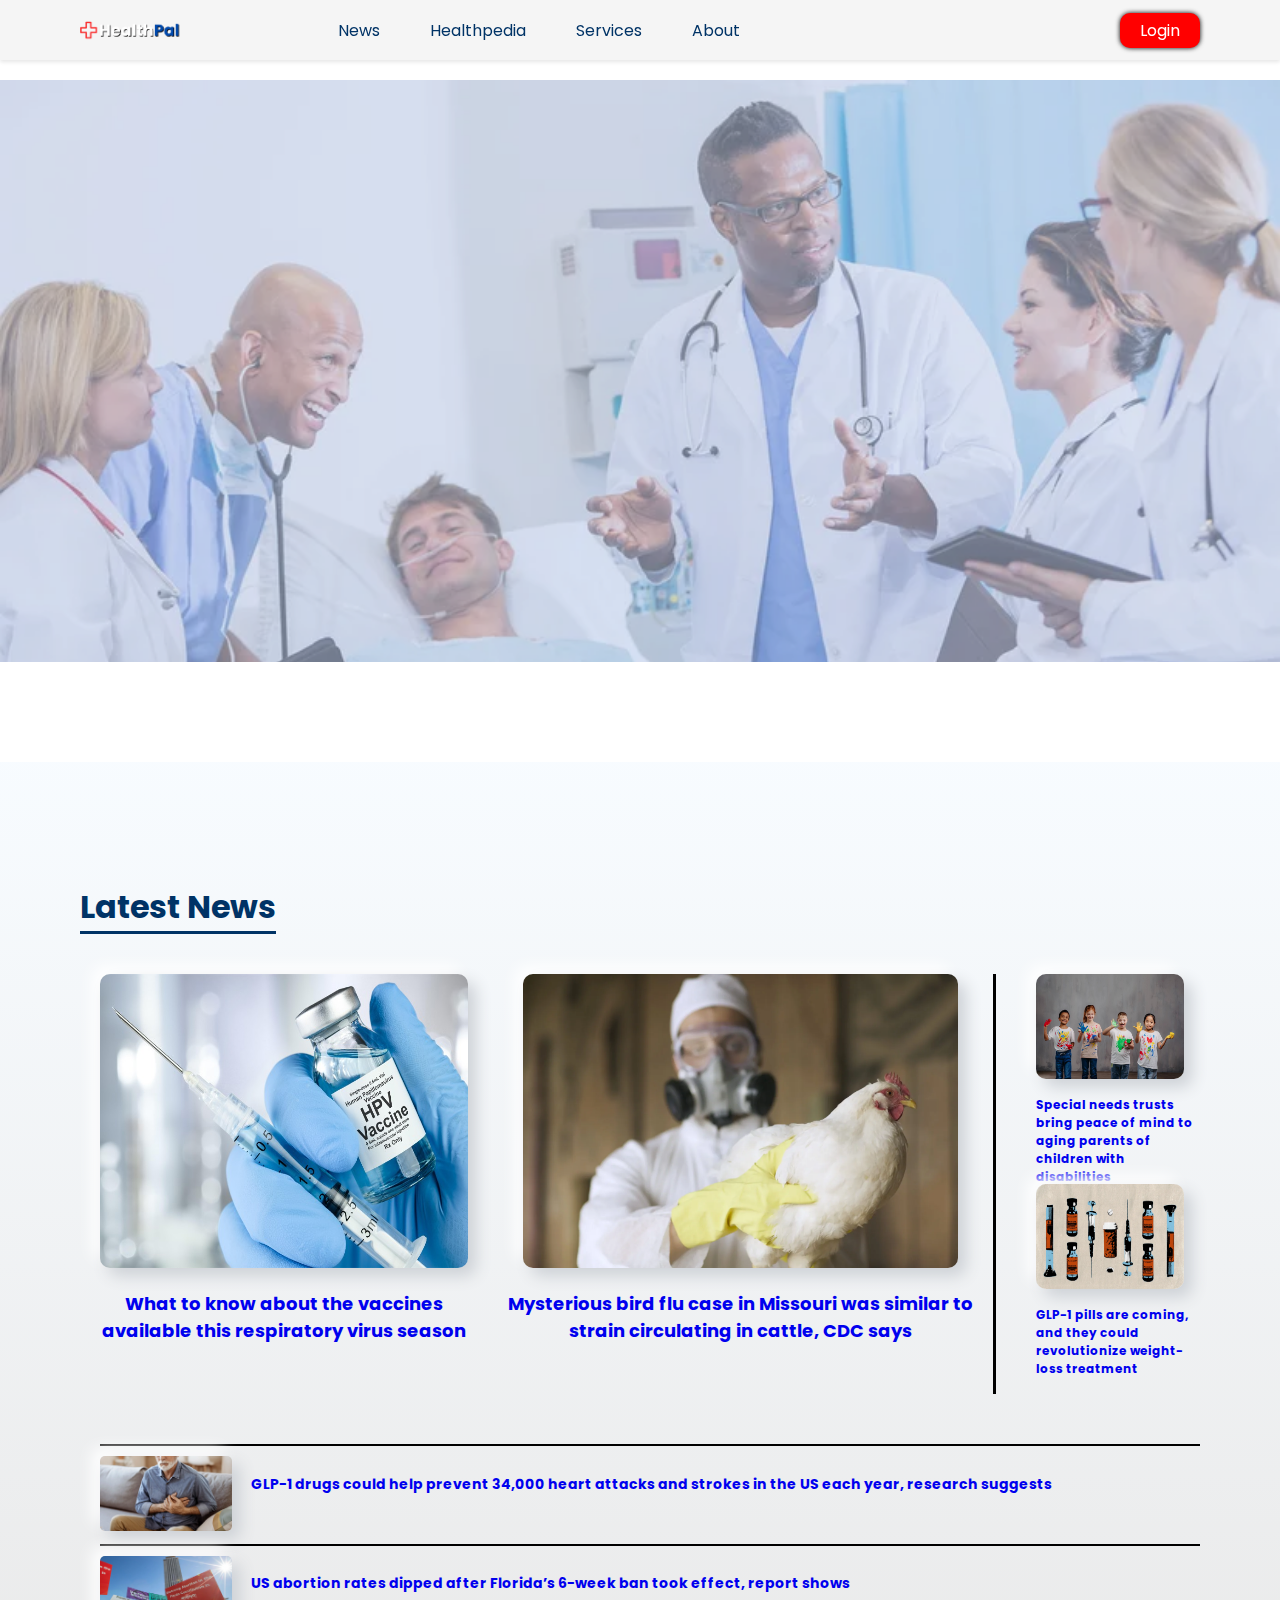
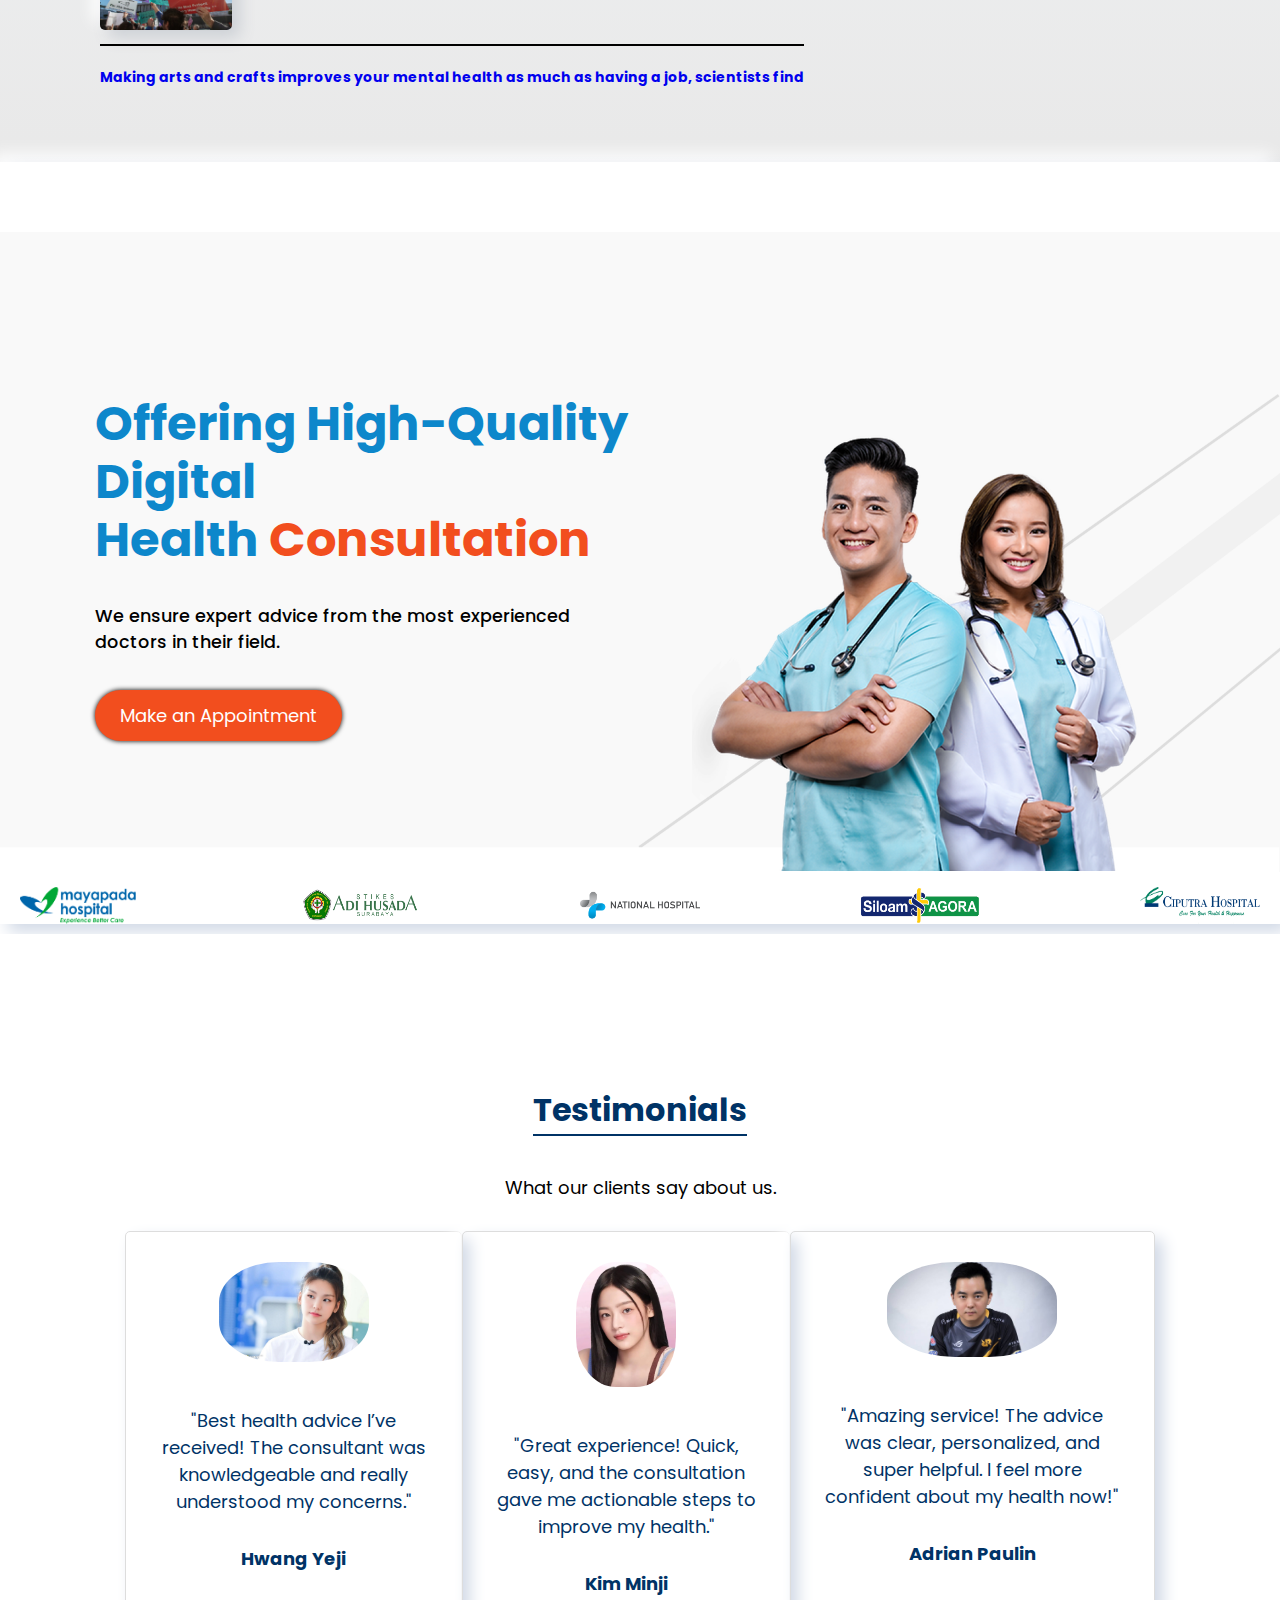
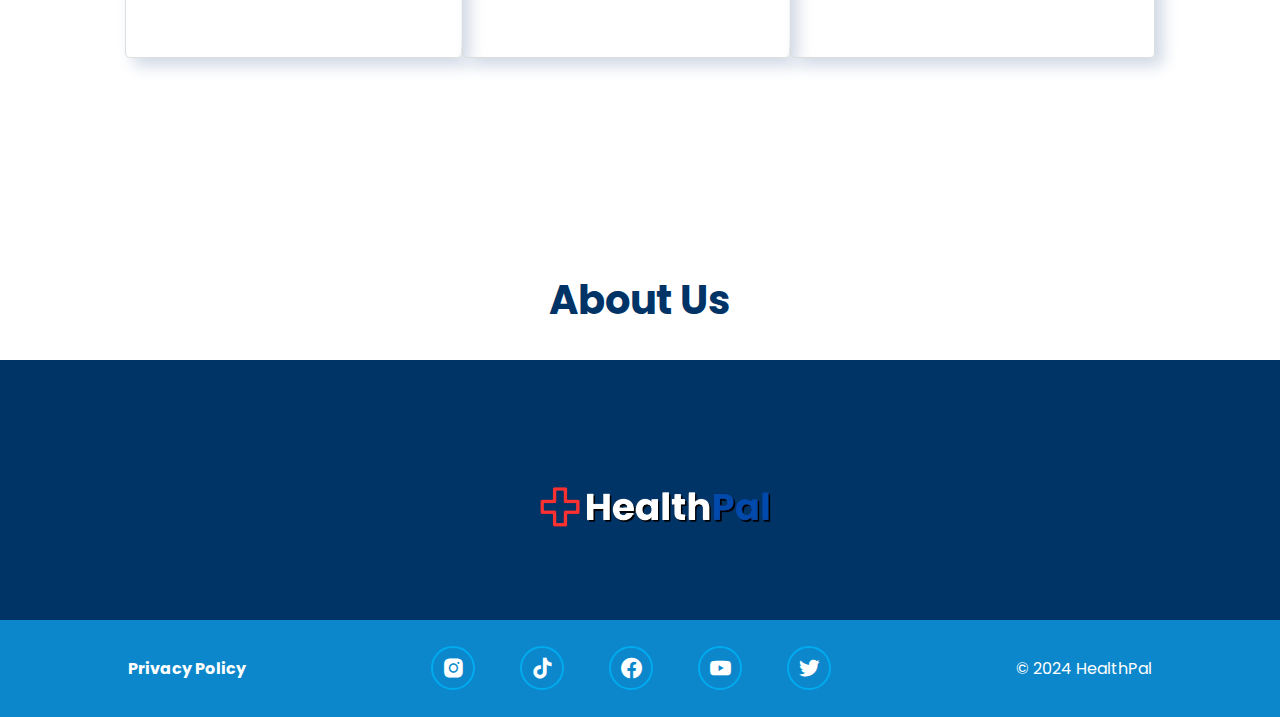
<file: index.html>
<!DOCTYPE html>
<html lang="en">

<head>
    <meta charset="UTF-8">
    <meta name="viewport" content="width=device-width, initial-scale=1.0">
    <title>HealthPal</title>
    <link rel="stylesheet" href="style.css">
    <link href="https://fonts.googleapis.com/css2?family=Poppins:wght@300;400;600&display=swap" rel="stylesheet">

    <link rel="preconnect" href="https://fonts.googleapis.com">
    <link rel="preconnect" href="https://fonts.gstatic.com" crossorigin>
    <link
        href="https://fonts.googleapis.com/css2?family=Archivo+Black&family=Montserrat:ital,wght@0,100..900;1,100..900&display=swap"
        rel="stylesheet">

        <link href='https://unpkg.com/boxicons@2.1.4/css/boxicons.min.css' rel='stylesheet'>
</head>

<body>

    <!-- LANDING PAGE -->
    <div class="img">
        <div class="container">
            <header class="sticky-header">
                <div class="logo">
                    <a href="index.html"><img src="logo.png" alt=""></a>
                </div>
                <nav id="nav-links">
                    <a href="#newslink">News</a>
                    <a href="hp.html">Healthpedia</a>
                    <div class="dropdown">
                        <a href="services.html" class="dropbtn">Services</a>
                        <div class="dropdown-content">
                            <a href="#onlineconsul">Online Consultation</a>
                            <a href="#testimonialink">Testimonials</a>
                        </div>
                    </div>

                    <a href="#aboutuslink">About</a>
                </nav>
                <a href="log.html#services"
                    style="position:relative; border-radius: 10px; padding-top: 5px; padding-bottom: 5px;" type="button"
                    class="btn cta-button">Login</a>
            </header>

            <main>
                <section class="hero">
                    <h1>Providing a Limitless Health Knowledge</h1>
                    <p>Welcome to a world of limitless health knowledge. With expert insights and reliable information,
                        we're
                        here to empower you to make informed health decisions. Trust us to guide you on your wellness
                        journey.
                    </p>
                    <a href="services.html" type="button" class="btn cta-button">More Services</a>
                </section>
            </main>
        </div>
    </div>

    <!-- LATEST NEWS -->
    <section class="news-section" id="newslink">
        <h1 class="section-title fade-in2">Latest News</h1>
        <div class="news-container">

            <div class="mainright">
                <div class="main">
                    <div class="news-item-main fade-in">
                        <img src="vaccine.jpg" alt="News Image">
                        <a href="https://edition.cnn.com/2024/09/16/health/covid-19-flu-rsv-vaccines/index.html">
                            <h2>What to know about the vaccines available this respiratory virus season</h2>
                        </a>
                    </div>
                    <div class="news-item-main fade-in">
                        <img src="birdflu.jpg" alt="">
                        <a href="https://edition.cnn.com/2024/09/13/health/missouri-bird-flu-h5n1/index.html">
                            <h2>Mysterious bird flu case in Missouri was similar to strain circulating in cattle, CDC
                                says</h2>
                        </a>
                    </div>
                </div>

                <div class="right">
                    <div class="news-item-right fade-in3">
                        <img src="special.jpg" alt="">
                        <a href="http://">
                            <h2>Special needs trusts bring peace of mind to aging parents of children with disabilities
                            </h2>
                        </a>
                    </div>
                    <div class="news-item-right fade-in3">
                        <img src="pills.jpg" alt="">
                        <a href="http://">
                            <h2>GLP-1 pills are coming, and they could revolutionize weight-loss treatment</h2>
                        </a>
                    </div>
                </div>
            </div>

            <div class="side">
                <div class="news-item-side fade-in2">
                    <img src="drugs.jpg" alt="">
                    <a href="http://">
                        <h2 style="position: relative;left: 4cm; bottom: 2cm;">GLP-1 drugs could help prevent 34,000
                            heart attacks and strokes in the US each year, research suggests</h2>
                    </a>
                </div>
                <div class="news-item-side fade-in2">
                    <img src="abortion.jpg" alt="">
                    <a href="http://">
                        <h2 style="position: relative;left: 4cm; bottom: 2cm;">US abortion rates dipped after Florida’s
                            6-week ban took effect, report shows</h2>
                    </a>
                </div>
                <div class="news-item-side fade-in2">
                    <a href="http://">
                        <h2>Making arts and crafts improves your mental health as much as having a job, scientists find
                        </h2>
                    </a>
                </div>
            </div>
        </div>
    </section>



    <!--SERVICES-->

    <div class="onlineservice">
        <div class="coba1 fade-in" id="onlineconsul">
            <div class="text-content">
                <h1>Offering High-Quality Digital <br> Health <span>Consultation</span></h1>
                <p>We ensure expert advice from the most experienced doctors in their field.</p>
                <a href="appointment.html" class="appointment-btn">Make an Appointment</a>
            </div>

            <div class="image-content">
                <img src="dokterAppointment.png">
            </div>
        </div>

        <div class="logos">
            <img src="mayapada.png">
            <img src="adi husada.png">
            <img src="nationalhospital.png">
            <img src="siloam.png">
            <img src="ciputra.png">
        </div>
    </div>


    <!-- TESTIMONIALS -->
    <section class="testimonials" id="testimonials">
        <div class="fade-in">
            <h2 style="color: #003366; border-bottom: 2px solid #003366; display: inline-block;" id="testimonialink">
                Testimonials</h2>
            <p>What our clients say about us.</p>
        </div>


        <div class="testimonial-container fade-in">
            <div class="testimonial">
                <img src="yeji.jpg" alt="Client 1" style="max-width: 150px;">
                <p>"Best health advice I’ve received! The consultant was knowledgeable and really understood my
                    concerns."</p>
                <p>Hwang Yeji</p>
            </div>

            <div class="testimonial">
                <img src="minji.jpg" alt="Client 2">
                <p>"Great experience! Quick, easy, and the consultation gave me actionable steps to improve my health."
                </p>
                <p>Kim Minji</p>
            </div>

            <div class="testimonial">
                <img src="ap.jpg" alt="Client 3" style="max-width: 170px;">
                <p>"Amazing service! The advice was clear, personalized, and super helpful. I feel more confident about
                    my health now!"</p>
                <p>Adrian Paulin</p>
            </div>
        </div>
    </section>


    <!-- ABOUT US -->
    <div class="about-us" id="aboutuslink">
        <h1>About Us</h1>
    </div>
    
        <div class="contact">
            <img src="logo.png" alt="HealthPal Logo">
            </div>
        </div>
    
    <!-- FOOTER -->
    <footer class="footer">
        <div class="footer-content">
            <div class="privacy-policy">
                <h3>Privacy Policy</h3>
            </div>


            <div class="social-icons">
                <a href="#"><i class="bx bxl-instagram-alt"></i></a>
                <a href="#"><i class="bx bxl-tiktok"></i></a>
                <a href="#"><i class="bx bxl-facebook-circle"></i></a>
                <a href="#"><i class="bx bxl-youtube"></i></a>
                <a href="#"><i class="bx bxl-twitter"></i></a>
            </div>

            <div class="copyright">
                <p>&copy; 2024 HealthPal</p>
            </div>
        </div>
    </footer>
  



</body>

</html>
</file>
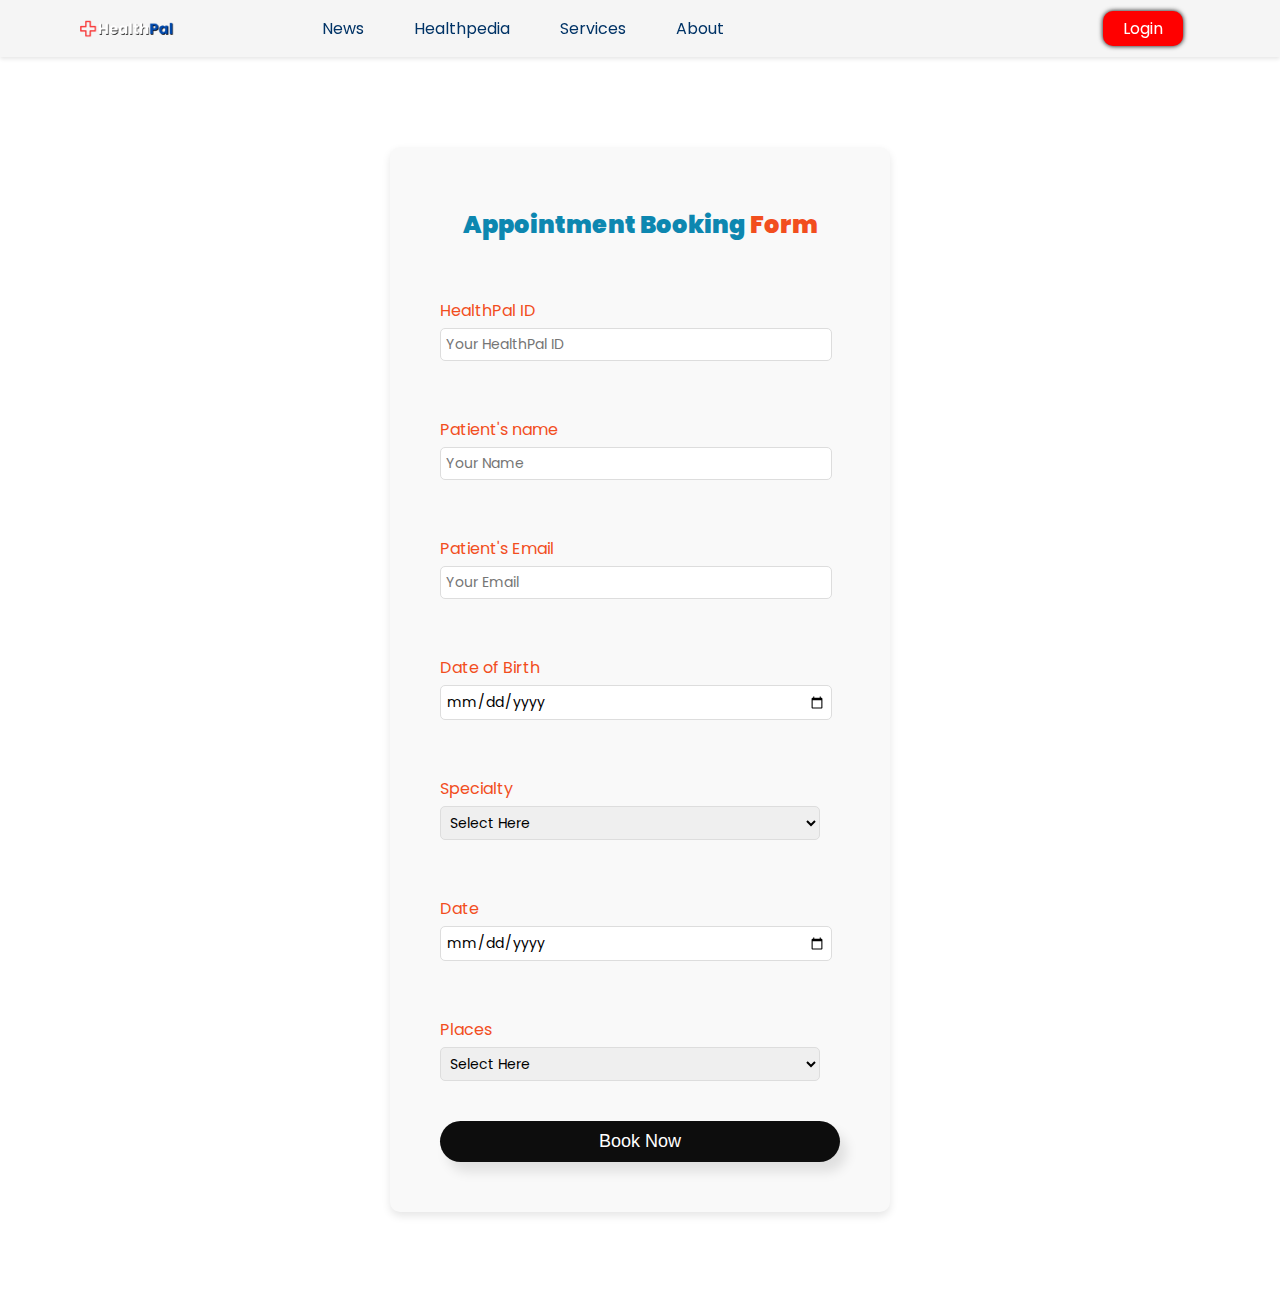
<file: appointment.html>
<!DOCTYPE html>
<html lang="id">
<head>
    <meta charset="UTF-8">
    <meta name="viewport" content="width=device-width, initial-scale=1.0">
    <link rel="stylesheet" href="appointment.css">
    <title>Appointment</title>
    <link href="https://fonts.googleapis.com/css2?family=Poppins:wght@300;400;600&display=swap" rel="stylesheet">
</head>
<body>
    <header class="sticky-header">
        <div class="logo">
           <a href="index.html"><img src="logo.png" alt="HealthPedia Logo"></a>
       </div>
       
       <nav id="nav-links">
           <a href="index.html#newslink">News</a>
           <a href="hp.html">Healthpedia</a>
           <div class="dropdown">
               <a href="index.html#services" class="dropbtn">Services</a>
               <div class="dropdown-content">
                   <a href="index.html#onlineconsul">Online Consultation</a>
                   <a href="index.html#testimonialink">Testimonials</a>
               </div>
           </div>
           <a href="index.html#aboutuslink">About</a>
       </nav>
       <a href="log.html#services" class="btn cta-button">Login</a>
   </header>
    <!-------BATAS HEADER--------------->

    <div class="background">
        <div class="booking-form">
            <form action="">
            <h2 class="header-form">Appointment Booking <span>Form</span></h2>

                <div class="form-field">
                    <p>HealthPal ID</p>
                    <input type="text" placeholder="Your HealthPal ID" required>
                </div>

                <div class="form-field">
                    <p>Patient's name</p>
                    <input type="text" placeholder="Your Name" required>
                </div>

                <div class="form-field">
                    <p>Patient's Email</p>
                    <input type="text" placeholder="Your Email" required>
                </div>

                <div class="form-field">
                    <p>Date of Birth</p>
                    <input type="date" required>
                </div>

                <div class="form-field">
                    <p>Specialty</p>
                    <select name="select" id="#" required>
                        <option value="" disabled selected>Select Here</option>
                        <option value="Cardiology">Cardiology</option>
                        <option value="Cardiothoraric Surgery">Cardiothoraric Surgery</option>
                        <option value="Clinical Haemotolgy">Clinical Haemotolgy</option>
                        <option value="Clinical Oncology">Clinical Oncology</option>
                        <option value="Dermatology">Dermatology</option>
                        <option value="Family Medicine">Family Medicine</option>
                        <option value="Internal Medicine">Internal Medicine</option>
                        <option value="Medical Microbiologist">Medical Microbiologist</option>
                        <option value="Neonatology">Neonatology</option>
                        <option value="Nephrology">Nephro</option>logy</option>
                        <option value="Orthodontist">Orthodontist</option>
                        <option value="Paediatric Cardiology">Paediatric Cardiology</option>
                        <option value="Rheumatology">Rheumatology</option>
                        <option value="Urology">Urology</option>
                        <option value="Others">Others...</option>
                    </select>
                </div>

                <div class="form-field">
                    <p>Date</p>
                    <input type="date" required>
                </div>

                <div class="form-field">
                    <p>Places</p>
                    <select name="select" required>
                        <option value="" disabled selected>Select Here</option>
                        <option value="Adi Husada Kapasari">RS Adi Husada Kapasari</option>
                        <option value="Adi Husada Undaan">RS Adi Husada Undaan</option>
                        <option value="Ciputra Hospital">Ciputra Hospital</option>
                        <option value="Mayapada Hospital">Mayapada Hospital</option>
                        <option value="National Hospital">National Hospital</option>
                        <option value="Siloam Surabaya">RS Siloam Surabaya</option>
                        <option value="Others...">Others...</option>
                    </select>
                </div>
                
                <button class="btn-appointment">Book Now</button>
            </form>
        </div>
    </div>
</div>

</body>
</html>
</file>
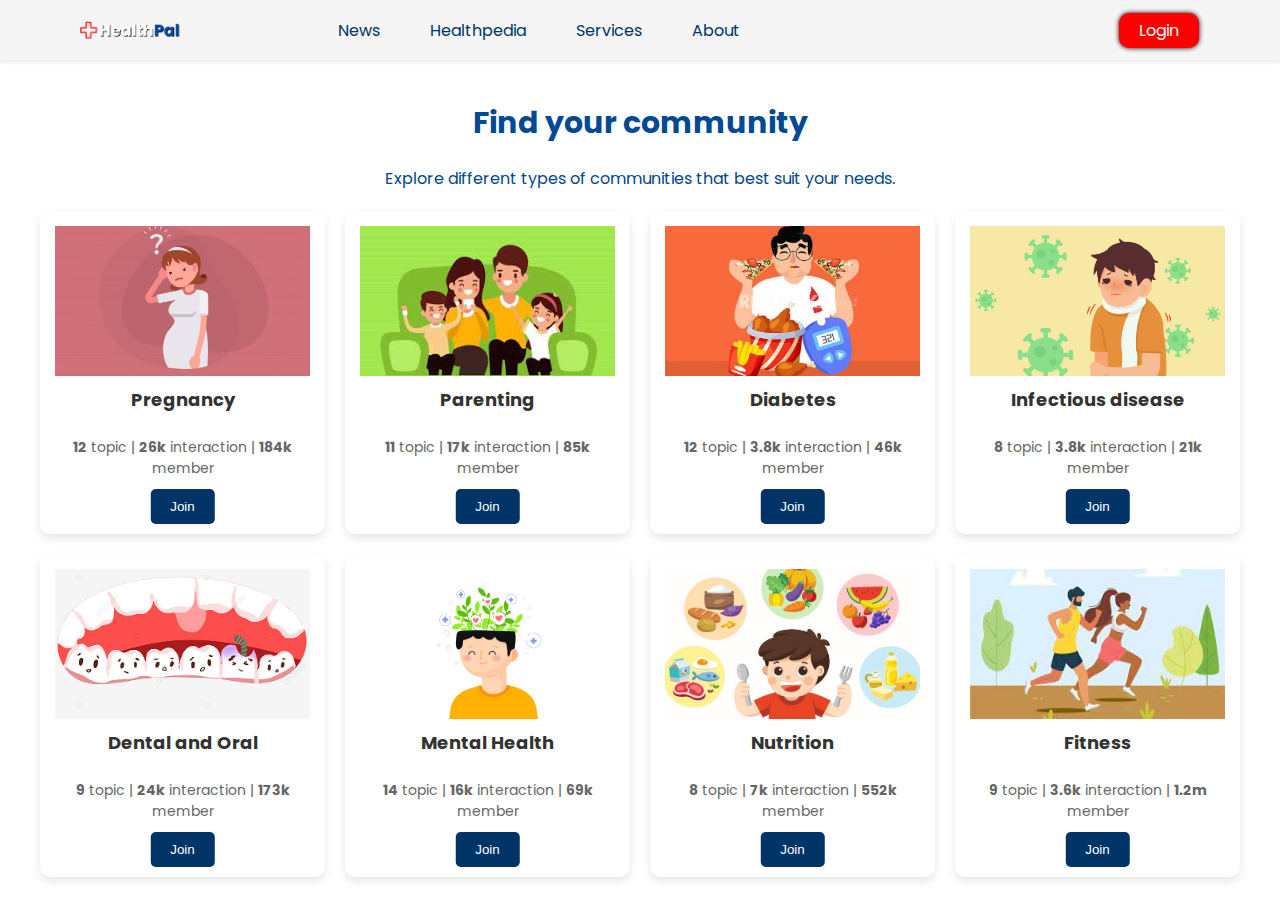
<file: com.html>
<!DOCTYPE html>
<html lang="id">
<head>
    <meta charset="UTF-8">
    <meta name="viewport" content="width=device-width, initial-scale=1.0">
    <link rel="stylesheet" href="com.css">
    <title>Community</title>
    <link href="https://fonts.googleapis.com/css2?family=Poppins:wght@300;400;600&display=swap" rel="stylesheet">
</head>
<body>
    <!-- Header Section -->
    <header class="sticky-header">
        <div class="logo">
            <a href="index.html"><img src="logo.png" alt="HealthPedia Logo"></a>
        </div>
        <nav id="nav-links">
            <a href="index.html#newslink">News</a>
            <a href="hp.html">Healthpedia</a>
            <div class="dropdown">
                <a href="services.html" class="dropbtn">Services</a>
                <div class="dropdown-content">
                    <a href="index.html#onlineconsul">Online Consultation</a>
                    <a href="index.html#testimonialink">Testimonials</a>
                </div>
            </div>
            <a href="index.html#aboutuslink">About</a>
        </nav>
        <a href="log.html#services" class="btn cta-button">Login</a>
    </header>
    

    <section class="community-section">
        <h1>Find your community</h1>
        <p>Explore different types of communities that best suit your needs.</p>
        <div class="community-grid">
            <div class="community-card">
                <img src="kehamilan.jpg" alt="Kehamilan">
                <h3>Pregnancy</h3>
                <p><strong>12</strong> topic | <strong>26k</strong> interaction | <strong>184k</strong> member</p>
                <button>Join</button>
            </div>
            <div class="community-card">
                <img src="parenting.jpeg" alt="Parenting">
                <h3>Parenting</h3>
                <p><strong>11</strong> topic | <strong>17k</strong> interaction | <strong>85k</strong> member</p>
                <button>Join</button>
            </div>
            <div class="community-card">
                <img src="diabetes.jpg" alt="Diabetes">
                <h3>Diabetes</h3>
                <p><strong>12</strong> topic | <strong>3.8k</strong> interaction | <strong>46k</strong> member</p>
                <button>Join</button>
            </div>
            <div class="community-card">
                <img src="penyakit-infeksi.png" alt="Penyakit Infeksi">
                <h3>Infectious disease</h3>
                <p><strong>8</strong> topic | <strong>3.8k</strong> interaction | <strong>21k</strong> member</p>
                <button>Join</button>
            </div>
            <div class="community-card">
                <img src="gigi.jpg" alt="Gigi dan Mulut">
                <h3>Dental and Oral</h3>
                <p><strong>9</strong> topic | <strong>24k</strong> interaction | <strong>173k</strong> member</p>
                <button>Join</button>
            </div>
            <div class="community-card">
                <img src="mental.jpg" alt="Kesehatan Mental">
                <h3>Mental Health</h3>
                <p><strong>14</strong> topic | <strong>16k</strong> interaction | <strong>69k</strong> member</p>
                <button>Join</button>
            </div>
            <div class="community-card">
                <img src="nutrisi.jpeg" alt="Nutrisi">
                <h3>Nutrition</h3>
                <p><strong>8</strong> topic | <strong>7k</strong> interaction | <strong>552k</strong> member</p>
                <button>Join</button>
            </div>
            <div class="community-card">
                <img src="olahraga.jpeg" alt="Olahraga">
                <h3>Fitness</h3>
                <p><strong>9</strong> topic | <strong>3.6k</strong> interaction | <strong>1.2m</strong> member</p>
                <button>Join</button>
            </div>
        </div>
    </section>
</body>
</html>
</file>
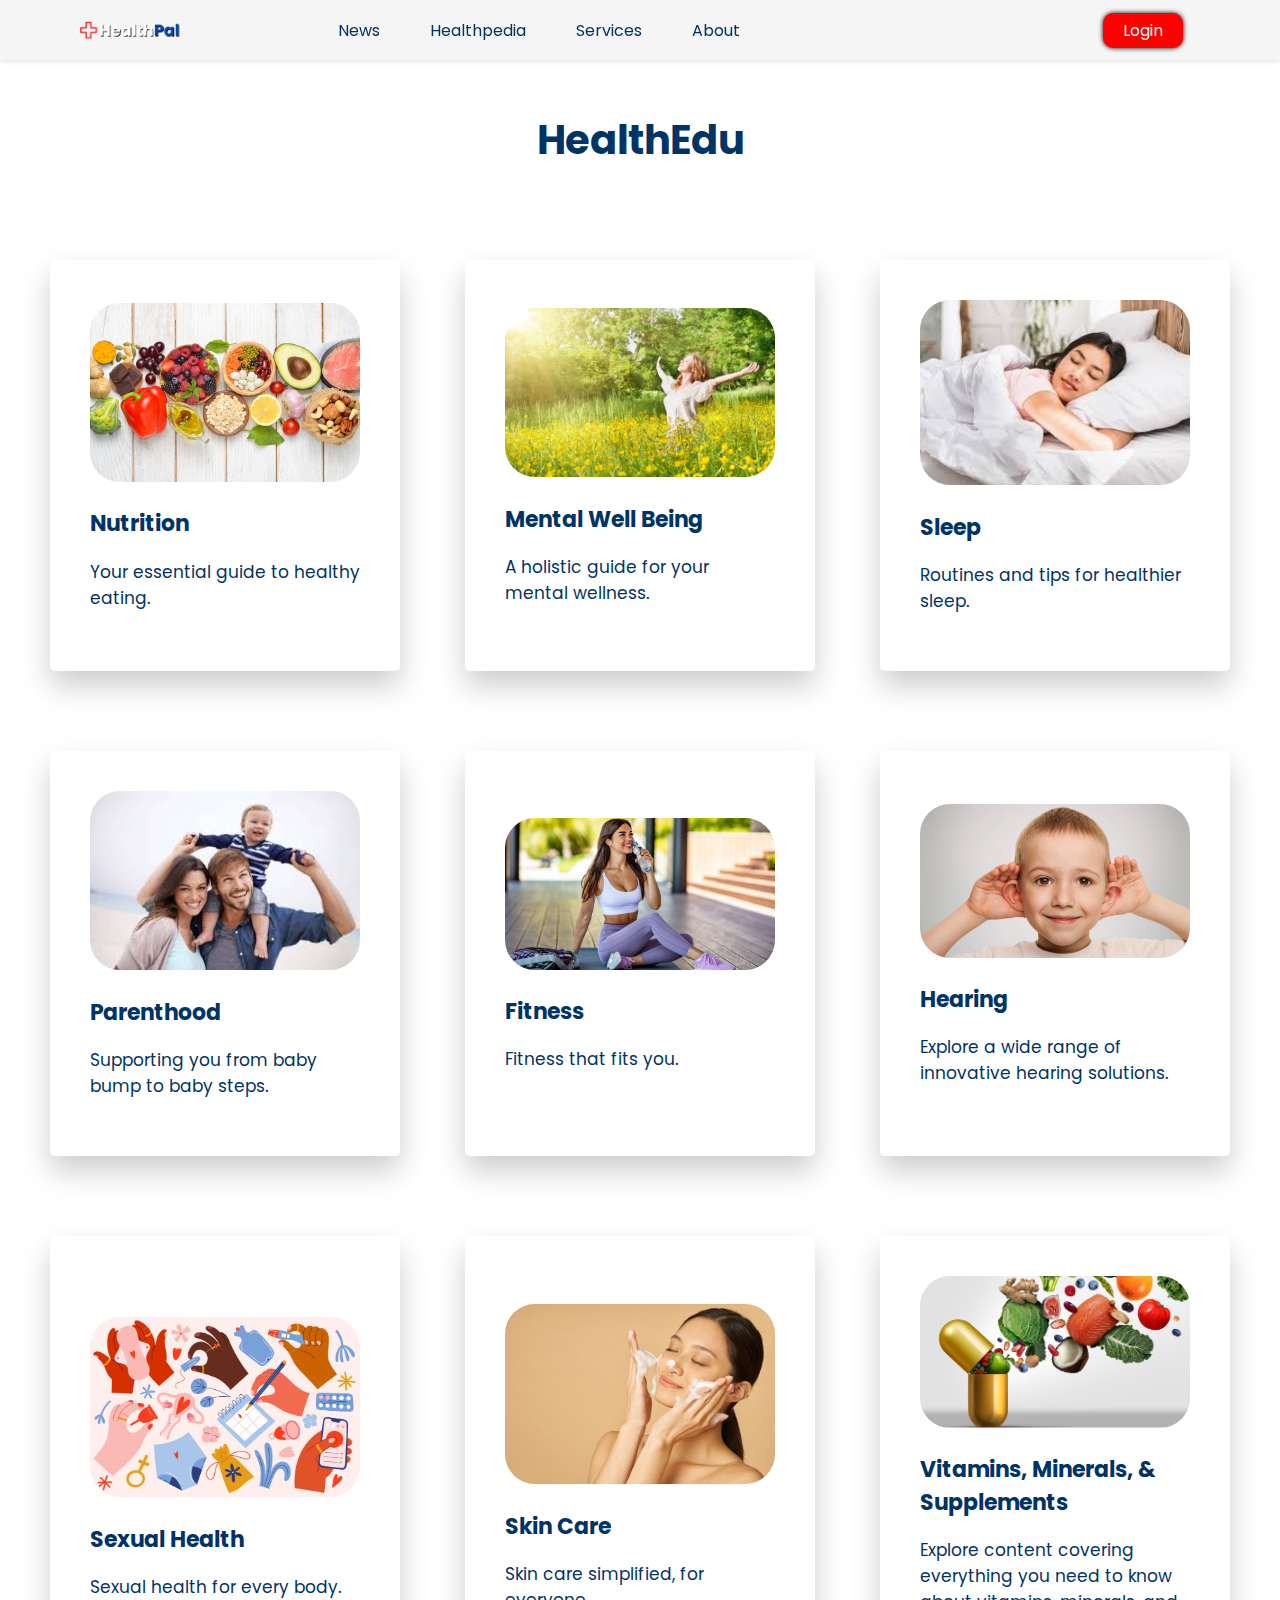
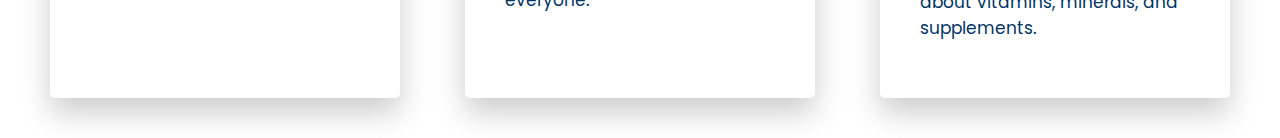
<file: healthedu.html>
<!DOCTYPE html>
<html lang="en">

<head>
    <meta charset="UTF-8">
    <meta name="viewport" content="width=device-width, initial-scale=1.0">
    <title>HealtEdu</title>
    <link rel="stylesheet" href="healthedu.css">
    <link href="https://fonts.googleapis.com/css2?family=Poppins:wght@300;400;600&display=swap" rel="stylesheet">
</head>

<body>

    <header class="sticky-header">
        <div class="logo">
            <a href="index.html"><img src="logo.png" alt="HealthPedia Logo"></a>
        </div>

        <nav id="nav-links">
            <a href="index.html#newslink">News</a>
            <a href="hp.html">Healthpedia</a>
            <div class="dropdown">
                <a href="services.html" class="dropbtn">Services</a>
                <div class="dropdown-content">
                    <a href="index.html#onlineconsul">Online Consultation</a>
                    <a href="index.html#testimonialink">Testimonials</a>
                </div>
            </div>
            <a href="index.html#aboutuslink">About</a>
        </nav>
        <a href="log.html#services" class="btn cta-button">Login</a>
    </header>


    <div class="wrapper">
        <h1>HealthEdu</h1>
        <div class="category-box">
            <div class="category">
                <a href="">
                    <img src="nutrition.jpg" alt="">
                    <h2>Nutrition</h2>
                    <p>Your essential guide to healthy eating.</p>
                </a>
            </div>

            <div class="category">
                <a href="">
                    <img src="mentalpeace.jpg" alt="">
                    <h2>Mental Well Being</h2>
                    <p>A holistic guide for your mental wellness.</p>
                </a>
            </div>

            <div class="category">
                <a href="">
                    <img src="sleep.jpeg" alt="">
                    <h2>Sleep</h2>
                    <p>Routines and tips for healthier sleep.</p>
                </a>

            </div>

            <div class="category">
                <a href="">
                    <img src="parenthood.jpeg" alt="">
                    <h2>Parenthood</h2>
                    <p>Supporting you from baby bump to baby steps.</p>
                </a>

            </div>

            <div class="category">
                <a href="">
                    <img src="fitness.jpg" alt="">
                    <h2>Fitness</h2>
                    <p>Fitness that fits you.</p>
                </a>

            </div>

            <div class="category">
                <a href="">
                    <img src="hearing.jpg" alt="">
                    <h2>Hearing</h2>
                    <p>Explore a wide range of innovative hearing solutions.</p>
                </a>

            </div>

            <div class="category">
                <a href="">
                    <img src="sexualhealth.jpg" alt="">
                    <h2>Sexual Health</h2>
                    <p>Sexual health for every body.</p>
                </a>

            </div>

            <div class="category">
                <a href="">
                    <img src="skincare.jpg" alt="">
                    <h2>Skin Care</h2>
                    <p>Skin care simplified, for everyone.</p>
                </a>

            </div>

            <div class="category">
                <a href="">
                    <img src="vitamin.jpeg" alt="">
                    <h2>Vitamins, Minerals, & Supplements</h2>
                    <p>Explore content covering everything you need to know about vitamins, minerals, and supplements.
                    </p>
                </a>

            </div>
        </div>
    </div>

</body>

</html>
</file>
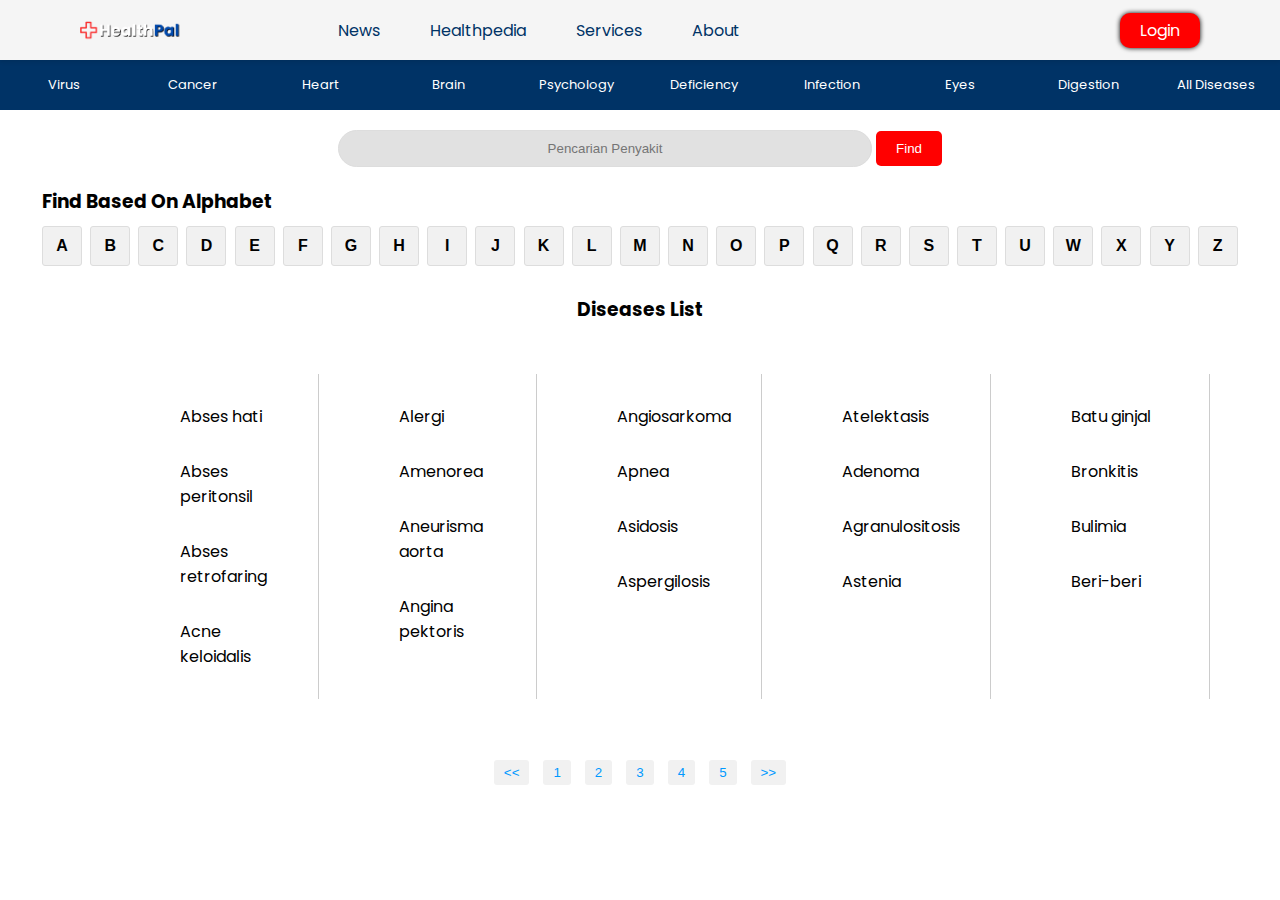
<file: hp.html>
<!DOCTYPE html>
<html lang="id">
<head>
    <meta charset="UTF-8">
    <meta name="viewport" content="width=device-width, initial-scale=1.0">
    <link rel="stylesheet" href="hp.css">
    <title>HealthPedia</title>
    <link href="https://fonts.googleapis.com/css2?family=Poppins:wght@300;400;600&display=swap" rel="stylesheet">
    <script src="https://cdnjs.cloudflare.com/ajax/libs/jquery/3.6.0/jquery.min.js"></script>
</head>
<body>
    <header class="sticky-header">
        <div class="logo">
           <a href="index.html"><img src="logo.png" alt=""></a>
        </div>
       
        <nav id="nav-links">
            <a href="index.html#newslink">News</a>
            <a href="hp.html">Healthpedia</a>
            <div class="dropdown">
                <a href="services.html" class="dropbtn">Services</a>
                <div class="dropdown-content">
                    <a href="index.html#onlineconsul">Online Consultation</a>
                    <a href="index.html#testimonialink">Testimonials</a>
                </div>
            </div>
            <a href="index.html#aboutuslink">About</a>
        </nav>
        <a href="log.html#services" style="position:relative; border-radius: 10px; padding-top: 5px; padding-bottom: 5px;" type="button" class="btn cta-button">Login</a>
    </header>

    <nav class="nav">
        <ul>
            <li><a href="#virus">Virus</a></li>
            <li><a href="#Kanker">Cancer</a></li>
            <li><a href="#Jantung">Heart</a></li>
            <li><a href="#Otak">Brain</a></li>
            <li><a href="#Psikologi">Psychology</a></li>
            <li><a href="#Defisiensi">Deficiency</a></li>
            <li><a href="#Infeksi">Infection</a></li>
            <li><a href="#Mata">Eyes</a></li>
            <li><a href="#Pencernaan">Digestion</a></li>
            <li><a href="#Semua Penyakit">All Diseases</a></li>
        </ul>
    </nav>

    <div class="search-container">
        <input type="text" class="search-input" placeholder="Pencarian Penyakit">
        <button class="search-button">Find</button>
    </div>

    <div class="alphabet-search">
        <h3>Find Based On Alphabet</h3>
        <div class="button">
            <button onclick="filterDiseases('A')">A</button>
            <button onclick="filterDiseases('B')">B</button>
            <button onclick="filterDiseases('C')">C</button>
            <button onclick="filterDiseases('D')">D</button>
            <button onclick="filterDiseases('E')">E</button>
            <button onclick="filterDiseases('F')">F</button>
            <button onclick="filterDiseases('G')">G</button>
            <button onclick="filterDiseases('H')">H</button>
            <button onclick="filterDiseases('I')">I</button>
            <button onclick="filterDiseases('J')">J</button>
            <button onclick="filterDiseases('K')">K</button>
            <button onclick="filterDiseases('L')">L</button>
            <button onclick="filterDiseases('M')">M</button>
            <button onclick="filterDiseases('N')">N</button>
            <button onclick="filterDiseases('O')">O</button>
            <button onclick="filterDiseases('P')">P</button>
            <button onclick="filterDiseases('Q')">Q</button>
            <button onclick="filterDiseases('R')">R</button>
            <button onclick="filterDiseases('S')">S</button>
            <button onclick="filterDiseases('T')">T</button>
            <button onclick="filterDiseases('U')">U</button>
            <button onclick="filterDiseases('W')">W</button>
            <button onclick="filterDiseases('X')">X</button>
            <button onclick="filterDiseases('Y')">Y</button>
            <button onclick="filterDiseases('Z')">Z</button>
        </div>
    </div>

    <h3 style="text-align: center;">Diseases List</h3>
    <div id="disease-list" class="disease-list">
        <!-- Disease list will be dynamically populated here -->
    </div>

    <div class="pagination">
        <button onclick="prevPage()">&#60;&#60;</button>
        <button onclick="changePage(1)">1</button>
        <button onclick="changePage(2)">2</button>
        <button onclick="changePage(3)">3</button>
        <button onclick="changePage(4)">4</button>
        <button onclick="changePage(5)">5</button>
        <button onclick="nextPage()">&#62;&#62;</button>
    </div>
    

    <script src="hp.js"></script>
</body>
</html>
</file>
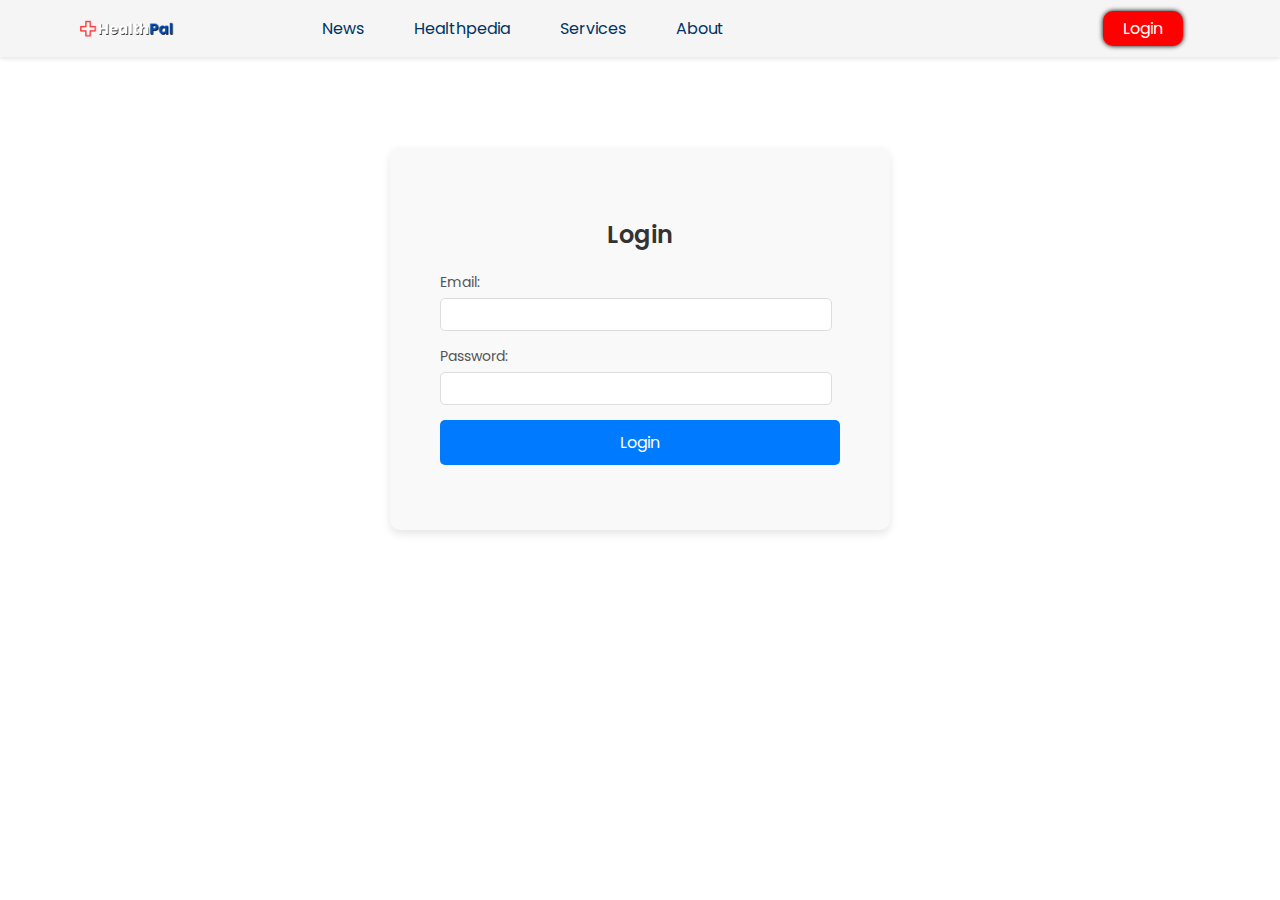
<file: log.html>
<!DOCTYPE html>
<html lang="id">
<head>
    <meta charset="UTF-8">
    <meta name="viewport" content="width=device-width, initial-scale=1.0">
    <link rel="stylesheet" href="log.css">
    <title>Login</title>
    <link href="https://fonts.googleapis.com/css2?family=Poppins:wght@300;400;600&display=swap" rel="stylesheet">
</head>
<body>
    <header class="sticky-header">
        <div class="logo">
           <a href="index.html"><img src="logo.png" alt="HealthPedia Logo"></a>
       </div>
       
       <nav id="nav-links">
           <a href="index.html#newslink">News</a>
           <a href="hp.html">Healthpedia</a>
           <div class="dropdown">
               <a href="services.html" class="dropbtn">Services</a>
               <div class="dropdown-content">
                   <a href="index.html#onlineconsul">Online Consultation</a>
                   <a href="index.html#testimonialink">Testimonials</a>
               </div>
           </div>
           <a href="index.html#aboutuslink">About</a>
       </nav>
       <a href="log.html#services" class="btn cta-button">Login</a>
   </header>

   <section id="login-form">
    <h2>Login</h2>
    <form action="submit-login.php" method="POST">
        <div class="form-group">
            <label for="email">Email:</label>
            <input type="email" id="email" name="email" required>
        </div>
        <div class="form-group">
            <label for="password">Password:</label>
            <input type="password" id="password" name="password" required>
        </div>
        <div class="form-group">
            <button type="submit">Login</button>
        </div>
    </form>
</section>

</body>
</html>
</file>
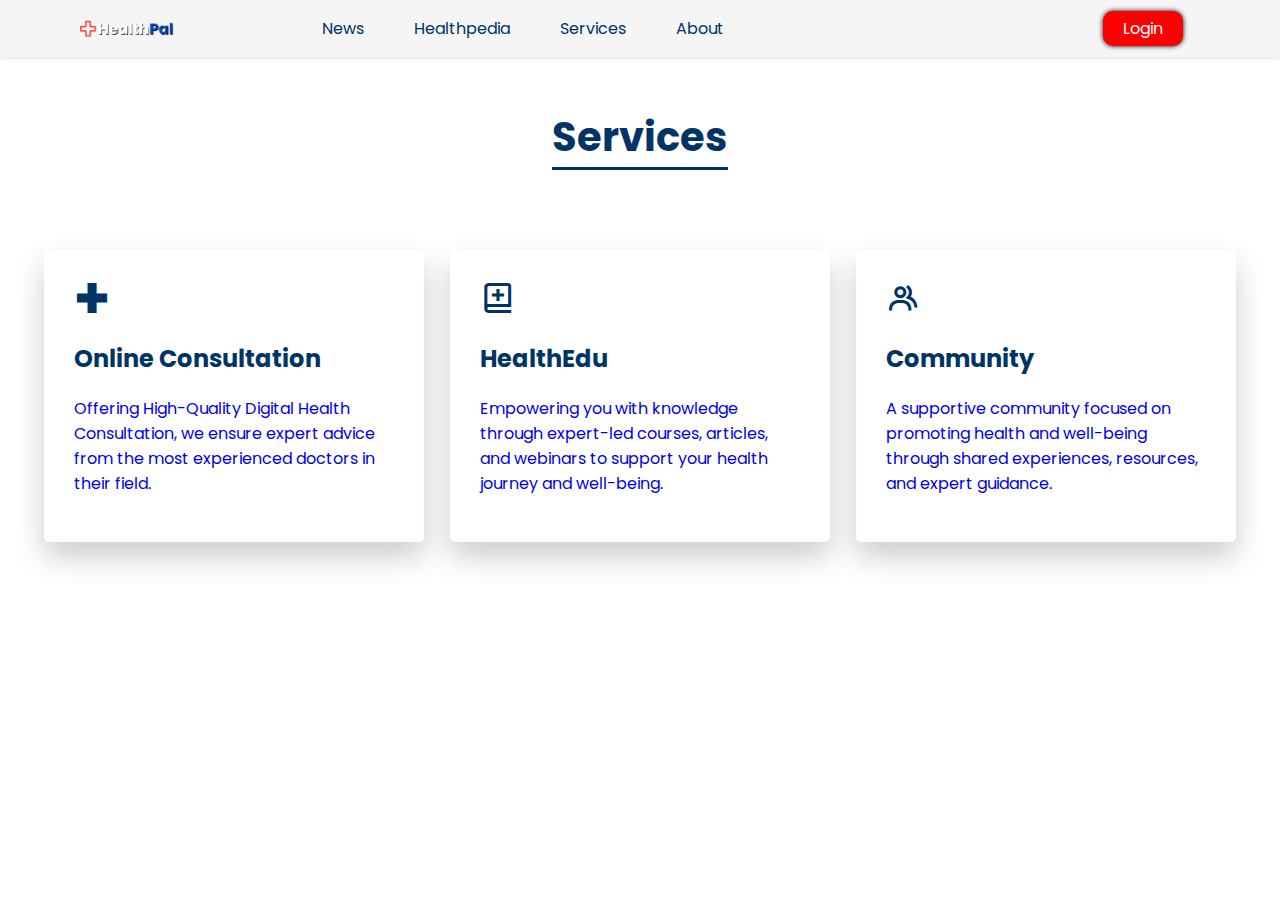
<file: services.html>
<!DOCTYPE html>
<html lang="en">

<head>
    <meta charset="UTF-8">
    <meta name="viewport" content="width=device-width, initial-scale=1.0">
    <title>Services</title>
    <link href='https://unpkg.com/boxicons@2.1.4/css/boxicons.min.css' rel='stylesheet'>
    <link rel="stylesheet" href="services.css">
    <link href="https://fonts.googleapis.com/css2?family=Poppins:wght@300;400;600&display=swap" rel="stylesheet">

</head>

<body>
    <!-- Header -->
    <header class="sticky-header">
        <div class="logo">
            <a href="index.html"><img src="logo.png" alt=""></a>
        </div>
        <nav id="nav-links">
            <a href="index.html#newslink">News</a>
            <a href="hp.html">Healthpedia</a>
            <div class="dropdown">
                <a href="index.html#services" class="dropbtn">Services</a>
                <div class="dropdown-content">
                    <a href="index.html#onlineconsul">Online Consultation</a>
                    <a href="index.html#testimonialink">Testimonials</a>
                </div>
            </div>

            <a href="index.html#aboutuslink">About</a>
        </nav>
        <a href="log.html#services"
            style="position:relative; border-radius: 10px; padding-top: 5px; padding-bottom: 5px;" type="button"
            class="btn cta-button">Login</a>
    </header>

    <!-- Body -->
    <div class="wrapper">
        <h1 style="color: #003366; border-bottom: 3px solid #003366;">Services</h1>
        <div class="content-box">
            <div class="card">
                <a href="index.html#onlineconsul">
                    <i class="bx bx-md bx-plus-medical"></i>
                    <h2>Online Consultation</h2>
                    <p>Offering High-Quality Digital Health Consultation, we ensure expert advice from the most
                        experienced doctors in their field.</p>
                </a>
            </div>

            <div class="card">
                <a href="healthedu.html">
                    <i class="bx bx-md bx-book-add"></i>
                    <h2>HealthEdu</h2>
                    <p>Empowering you with knowledge through expert-led courses, articles, and webinars to support your
                        health journey and well-being.</p>
                </a>
            </div>

            <div class="card">
                <a href="com.html">
                    <i class="bx bx-md bx-group"></i>
                    <h2>Community</h2>
                    <p>A supportive community focused on promoting health and well-being through shared experiences,
                        resources, and expert guidance.</p>
                </a>
            </div>
        </div>
    </div>


</body>

</html>
</file>
<file: style.css>
/* LANDING PAGE */

body {
    margin: 0;
    padding: 0;
    font-family: 'Poppins', sans-serif;
    padding-top: 80px;
}
header h1 {
    font-size: 35px;
    color: #003366;


}
header.sticky-header {
    position: fixed;
    top: 0;
    background-color: rgba(244, 244, 244, 0.9);
    padding: 0px 80px;
    display: flex;
    justify-content: space-between;
    align-items: center;
    z-index: 1000;
    box-shadow: 0 2px 4px rgba(0, 0, 0, 0.1);
    animation: transitionIn 1s;
}

.container {
    background-color: rgba(170, 187, 226, 0.408);

}

.logo img {
    margin-top: 10px;
  width: 50%;
  height: auto;

}

nav a {
    text-decoration: none;
    color: #003366;
    align-items: center;
    text-align: center;
}

nav a:hover {
    /* font-size: 110%; */
    color: #7bb1e7d4;
    text-decoration: underline;
}

nav {
    padding-right: 230px;

}

.hero {
    opacity: 0;
    animation: fadeIn 1.2s ease-in-out forwards;
}



.hero {
    color: #003366;
    padding: 90px 10%;

}

.hero h1 {
    font-size: 55px;
    margin-bottom: 20px;
    max-width: 600px;
    font-family: "Montserrat", sans-serif;
}

.hero p {

    font-size: 15px;
    max-width: 600px;
    margin-bottom: 30px;
}

.cta-button {
    display: inline-block;
    background-color: #ff0000;
    color: white;
    padding: 10px 20px;
    text-decoration: none;
    border-radius: 10px;
    box-shadow: 0 0 5px rgb(0, 0, 0);
}

.cta-button:hover {
    background-color: #c90a0a;
    transform: scale(1.05);
    transition: all 0.3s ease-in-out;
}

.img {
    background-image: url(bg3.png);
    background-size: cover;

}

#nav-links {
    display: flex;
    gap: 50px;
    margin-right: 150px;
}

.dropdown {
    position: relative;
}

.dropdown-content {
    display: none;
    position: absolute;
    background-color: #f9f9f9;
    min-width: 100px;
    box-shadow: 0px 8px 16px rgba(0,0,0,0.2);
}

.dropdown-content a {
    color: black;
    padding: 12px 16px;
    text-decoration: none;
    display: block;
}
.dropdown-content a:hover {
    background-color: #f1f1f1;
}

.dropdown:hover .dropdown-content {
    display: block;
}


/*LATEST NEWS*/
.news-container a{
    text-decoration: none;
}

.news-container img{
    box-shadow: 8px 8px 16px #cdd1d6, -8px -8px 16px #ffffff;
}

.news-section {
    margin-top: 100px;
    padding: 100px 80px;
    background: linear-gradient(to bottom, rgba(240, 248, 255, 0.5), rgba(211, 211, 211, 0.511));

}

.section-title {
    font-size: 32px;
    color: #003366;
    border-bottom: 3px solid #003366;
    display: inline-block;
    margin-bottom: 40px;
}

.mainright{
    display: flex;
}

.main{
    display: flex;
    flex-direction: row ;
    gap: 10px;
    padding-right: 10px;
    border-right: 3px solid black;
}
.news-item-main {
    max-width: 525px;
    text-align: center;
}
.news-item-main img {
    width: 90%;
    height: 70%;
    border-radius: 10px;
}
.news-item-main h2 {
    font-size: 18px;
}

.side{
    display: flex;
    flex-wrap: wrap;
    margin-top: 50px;
}
.news-item-side {
    margin-left: 20px;
    padding-top: 10px;
    border-top: 2px solid black;
   margin-bottom: -1cm;
  
}
.news-item-side img {
    width: 12%;
    height: auto;
    border-radius:5px;
    
}
.news-item-side h2 {
    font-size: 14px;
    /* margin-bottom: -30px; */
}

.right{
    display: flex;
    flex-direction: column;
    /* position: relative; */
    
    bottom: 11cm;
}
.news-item-right {
    max-width: 200px;
    max-height: 150px;
    margin-left: 40px;
    margin-bottom: 60px;
}
.news-item-right img {
    width: 90%;
    height: 70%;
    border-radius: 10px;
}
.news-item-right h2 {
    font-size: 12px;
}




/*SERVICES*/ 
.onlineservice{
    padding-top: 70px;
    box-shadow: 8px 8px 16px #d1d9e6, -8px -8px 16px #ffffff;
}


.coba1 {
    display: flex;
    align-items: center;
    justify-content: space-between;
    padding: 20px;
    background-image: url(bgbgbgbg.png);
    background-size: cover;
    max-height: 600px;
}

.text-content {
    max-width: 800px;
    margin-top: 0px;
    margin-left: 75px;
}

.text-content p{
    max-width: 500px;
    margin: 35px 0;
    font-size: 1.1rem;
    color: #000;
    font-weight: 500;
}

.text-content h1 {
    font-size: 3rem;
    line-height: 1.2;
    color: #0D87CB;
    font-weight: 700;
}

.text-content h1 span {
    color: #F24E1E;
}

.appointment-btn{
    display: inline-block;
    background-color: #F24E1E;
    color: #fff;
    padding: 12px 25px;
    border: none;
    text-decoration: none;
    font-size: 18px;
    border-radius: 100px;
    box-shadow: 0 0 5px rgb(0, 0, 0);
    -webkit-border-radius:100px;
    -moz-border-radius:100px;
    -ms-border-radius:100px;
    -o-border-radius: 100px;
    cursor: pointer;
    transition: all .3s;
    -webkit-transition: all .3s;
    -moz-transition: all .3s;
    -ms-transition: all.3s;
    -o-transition: all .3s;
}

.appointment-btn:hover{
    transform: scale(1.03);
    -webkit-transform: scale(1.03);
    -moz-transform: scale(1.03) ;
    -ms-transform: scale(1.03);
    -o-transform: scale(1.03);
    box-shadow: 10px 12px 15px rgba(0, 0, 0, 3);
}


.image-content {
    max-width: 500px;
    margin-top: 177px;
    margin-bottom: 0px;
    margin-right: 100px;
}

.logos {
    display: flex;
    justify-content: center;
    gap: 160px;
    max-width: 1500px;
    margin-top: 15px;
    margin-bottom: 10px;
    
    
}

.logos img {
    max-width: 120px;
    max-height: 110px;
    height:auto;
    
}

.bgservice{
    background-color: #F9F9F9;
}




/*TESTIMONIALS*/
#testimonials {
    text-align: center;
    padding: 125px;
    background-color: #ffffff;

  }
  
  #testimonials h2 {
    font-size: 32px;
    margin-bottom: 20px;
  }
  
  #testimonials p {
    font-size: 18px;
    margin-bottom: 30px;
  }
  
  .testimonial-container {
    display: flex;
    justify-content: space-between;
  }
  
  .testimonial {
    text-align: center;
    padding: 30px;
    border: 1px solid #ddd;
    border-radius: 5px;
    box-shadow: 8px 8px 16px #d1d9e6, -8px -8px 16px #ffffff;
  }
  
  .testimonial img {
    max-width: 100px;
    border-radius: 40%;
    margin-bottom: 20px;
  }
  
  .testimonial p{
    color: #003366;
  }

  .testimonial p:last-child {
    font-weight: bold;
  }



/* ABOUT US */
.about-us {
    height: 150px;
    width: auto;
}

.about-us h1{
    font-size: 40px;
    text-align: center;
    color: #003366;
    padding-top: 60px;
}

.contact {
    background-color: #003366;
    height: 260px;
    justify-content: center;
    text-align: center;
    align-items: center;
}
.contact img{
    margin-left: 100px;
    margin-top: 100px;
    width: 300px;
    height: auto;
}

/* Footer */
.footer {
    background-color: #0D87CB;
    color: #ffffff;
    padding: 20px 0;
}

.footer-content {
    display: flex;
    justify-content: space-between;
    align-items: center;
    text-align: center;
    width: 80%;
    margin: 0 auto;
}

.privacy-policy h3 {
    font-size: 16px;
    margin: 0;
}

.social-icons {
    display: flex;
    justify-content: center;
    gap: 45px;
}
/* .social-icons::before{
    content: '';
    position: absolute;
    top: 0;
    right: 0;
    width: 100%;
    height: 100%;
    animation: showRight 1s ease forwards;
    animation-delay: 1.5s;
    z-index: 2;
} */

.social-icons i {
    font-size: 25px;
    color: #ffffff;
}

.social-icons a{
    position: relative;
    display: inline flex;
    justify-content: center;
    align-items: center;
    width: 40px;
    height: 40px;
    background: transparent;
    border: 2px solid #00abf0;
    border-radius: 50%;
    font-size: 20px;
    color: #00abf0;
    text-decoration: none;
    z-index: 1;
    overflow: hidden;
    transition: .5s;
}

.social-icons a:hover{
    color: #003366;
}

.social-icons a::before{
    content: '';
    position: absolute;
    top: 0;
    left: 0;
    width: 0;
    height: 100%;
    background: #003366;
    z-index: -1;
    transition: .5s;
}

.social-icons a:hover::before{
    width: 100%;
}

@keyframes showRight{
    100% {
        width: 0;
    }
}




@keyframes fadeIn {
    from {
        opacity: 0;
    }

    to {
        opacity: 1;
    }
}


@keyframes appear {
    from {
        opacity: 0;
        scale: 0.5;
    }

    to {
        opacity: 1;
        scale: 1;
    }
}

@keyframes appear2 {
    from {
        opacity: 0;
        transform: translate(-100px);
    }

    to {
        opacity: 1;
        transform: translate(0px);
    }
}

@keyframes appear3 {
    from {
        opacity: 0;
        transform: translate(100px);
    }

    to {
        opacity: 1;
        transform: translate(0px);
    }
}

@keyframes transitionIn {
    from{
        opacity: 0;
        transform: translateY(-30px);
    }
    to{
        opacity: 1;
        transform: translateY(0px);
    }
}


.fade-in {
    animation: appear linear;
    animation-timeline: view();
    animation-range: entry 0% cover 40%;
}

.fade-in2 {
    animation: appear2 linear;
    animation-timeline: view();
    animation-range: entry 0% cover 40%;
}

.fade-in3 {
    animation: appear3 linear;
    animation-timeline: view();
    animation-range: entry 0% cover 40%;
}
</file>
<file: appointment.css>
body {
    font-family: 'Poppins', sans-serif;
    margin: 0;
    padding: 0;
}

header.sticky-header {
    position: sticky;
    top: 0;
    background-color: rgba(244, 244, 244, 0.9);
    padding: 0px 80px;
    display: flex;
    justify-content: space-between;
    align-items: center;
    z-index: 1000;
    box-shadow: 0 2px 4px rgba(0, 0, 0, 0.1);
    animation: transitionIn 1s;
}

.logo img {
    margin-top: 10px;
    width: 50%;
    height: auto;
}

nav a {
    text-decoration: none;
    color:#003366;
}

nav a:hover {
 
    color: #7bb1e7d4;
    text-decoration: underline;
}

nav {
    padding-right: 246px;

}

.cta-button {
    display: inline-block;
    background-color: #ff0000;
    color: white;
    padding: 10px 20px;
    text-decoration: none;
    border-radius: 10px;
    box-shadow: 0 0 5px rgb(0, 0, 0);
    padding-top: 5px;
    padding-bottom: 5px;
    position: relative;
    right: 17px;
}

#nav-links {
    display: flex;
    gap: 50px; 
    margin-right: 150px; 
}

.cta-button:hover {
    background-color: #c90a0a;
    transform: scale(1.05);
    transition: all 0.3s ease-in-out;
}

.dropdown {
    position: relative;
}

.dropdown-content {
    display: none;
    position: absolute;
    background-color: #f9f9f9;
    min-width: 100px;
    box-shadow: 0px 8px 16px rgba(0,0,0,0.2);
}

.dropdown-content a {
    color: black;
    padding: 12px 16px;
    text-decoration: none;
    display: block;
}
.dropdown-content a:hover {
    background-color: #f1f1f1;
}

.dropdown:hover .dropdown-content {
    display: block;
}

/*BATAS HEADER*/
.booking-form{
    width: 100%;
    max-width: 400px;
    margin: 90px auto; 
    padding: 50px;
    background-color: #f9f9f9;
    border-radius: 10px;
    box-shadow: 0px 4px 8px rgba(0, 0, 0, 0.1);
}

.booking-form h2{
    text-align: center;
    margin-top: 10px;
    color: #0d87b0;
    font-weight: 1000;
}

.booking-form span{
    color: #f24e1e;
}

form{
    display: grid;
    grid-row-gap: 20px;
}

.form-field{
    padding-bottom: 20px;
    color: #f24e1e;
}

input,select{
    padding: 0px 15px;
}

.form-field p{
    margin-bottom: 5px;
}

.form-field input,select {
    width: 95%;
    padding: 5px;
    border: 1px solid #ddd;
    border-radius: 5px;
    font-size: 14px;
    font-family: 'Poppins', sans-serif;
}

.btn-appointment{
    background-color: rgba(0,0,0,.95);
    color: #fff;
    padding: 10px 20px;
    border: none;
    font-size: 18px;
    border-radius: 100px;
    -webkit-border-radius:100px;
    -moz-border-radius:100px;
    -ms-border-radius:100px;
    -o-border-radius: 100px;
    box-shadow: 7px 10px 12px rgba(0,0,0, .1);
    cursor: pointer;
    transition: all .3s;
    -webkit-transition: all .3s;
    -moz-transition: all .3s;
    -ms-transition: all.3s;
    -o-transition: all .3s;
}

.btn-appointment:hover{
    transform: scale(1.03);
    -webkit-transform: scale(1.03);
    -moz-transform: scale(1.03) ;
    -ms-transform: scale(1.03);
    -o-transform: scale(1.03);
    box-shadow: 10px 12px 15px rgba(0, 0, 0, 3);
}
</file>
<file: com.css>
body {
    font-family: 'Poppins', sans-serif;
    margin: 0;
    padding: 0;
}

header.sticky-header {
    position: sticky;
    top: 0;
    background-color: rgba(244, 244, 244, 0.9);
    padding: 0px 80px;
    display: flex;
    justify-content: space-between;
    align-items: center;
    z-index: 1000;
    box-shadow: 0 2px 4px rgba(0, 0, 0, 0.1);
    animation: transitionIn 1s;
}

.logo img {
    margin-top: 10px;
    width: 50%;
    height: auto;
}

nav a {
    text-decoration: none;
    color:#003366;
}

nav a:hover {
 
    color: #7bb1e7d4;
    text-decoration: underline;
}

nav {
    padding-right: 230px;

}

.cta-button {
    display: inline-block;
    background-color: #ff0000;
    color: white;
    padding: 10px 20px;
    text-decoration: none;
    border-radius: 10px;
    box-shadow: 0 0 5px rgb(0, 0, 0);
    padding-top: 5px;
    padding-bottom: 5px;
    position: relative;
    right: 0.8px;
}

#nav-links {
    display: flex;
    gap: 50px; 
    margin-right: 150px; 
}

.cta-button:hover {
    background-color: #c90a0a;
    transform: scale(1.05);
    transition: all 0.3s ease-in-out;
}

.dropdown {
    position: relative;
}

.dropdown-content {
    display: none;
    position: absolute;
    background-color: #f9f9f9;
    min-width: 100px;
    box-shadow: 0px 8px 16px rgba(0,0,0,0.2);
}

.dropdown-content a {
    color: black;
    padding: 12px 16px;
    text-decoration: none;
    display: block;
}
.dropdown-content a:hover {
    background-color: #f1f1f1;
}

.dropdown:hover .dropdown-content {
    display: block;
}



    h1 {
        text-align: center;
        color: #004a93;
        margin-top: 20px;
        font-weight: 700;
        font-size: 30px;
    }

    p {
        text-align: center;
        color: #01478e;
    }

    .community-section {
        padding: 20px;
        max-width: 1200px;
        margin: 0 auto;
    }

    .community-grid {
        display: grid;
        grid-template-columns: repeat(auto-fit, minmax(250px, 1fr));
        gap: 20px;
        margin-top: 20px;
    }

    .community-card {
        background-color: #fff;
        border-radius: 10px;
        box-shadow: 0 4px 8px rgba(0, 0, 0, 0.1);
        overflow: hidden;
        text-align: center;
        padding: 15px;
        transition: transform 0.3s ease-in-out, box-shadow 0.3s ease-in-out;
        position: relative;
        display: flex;
        flex-direction: column;
        justify-content: space-between;
    }
    
    .community-card:hover {
        transform: scale(1.05); 
        box-shadow: 0 8px 16px rgba(0, 0, 0, 0.2); 
    }
    

    .community-card img {
        width: 100%;
        height: 150px;
        object-fit: cover;
    }

    .community-card h3 {
        font-size: 18px;
        margin: 10px 0;
        color: #333;
    }

    .community-card p {
        font-size: 14px;
        color: #666;
        margin-bottom: 40px;
    }

    button {
        background-color: #003366;
        color: white;
        border: none;
        padding: 10px 20px;
        border-radius: 5px;
        cursor: pointer;
        transition: background-color 0.3s ease;
        position: absolute;
        bottom: 10px;
        left: 50%;
        transform: translateX(-50%);
    }

    button:hover {
        background-color: #005dba;
    }
</file>
<file: healthedu.css>
body {
    font-family: 'Poppins', sans-serif;
    margin: 0;
    padding: 0;
}

header.sticky-header {
    position: sticky;
    top: 0;
    background-color: rgba(244, 244, 244, 0.9);
    padding: 0px 80px;
    display: flex;
    justify-content: space-between;
    align-items: center;
    z-index: 1000;
    box-shadow: 0 2px 4px rgba(0, 0, 0, 0.1);
    animation: transitionIn 1s;
}

.logo img {
    margin-top: 10px;
    width: 50%;
    height: auto;
}

nav a {
    text-decoration: none;
    color:#003366;
}

nav a:hover {
 
    color: #7bb1e7d4;
    text-decoration: underline;
}

nav {
    padding-right: 230px;

}

.cta-button {
    display: inline-block;
    background-color: #ff0000;
    color: white;
    padding: 10px 20px;
    text-decoration: none;
    border-radius: 10px;
    box-shadow: 0 0 5px rgb(0, 0, 0);
    padding-top: 5px;
    padding-bottom: 5px;
    position: relative;
    right: 17px;
}

#nav-links {
    display: flex;
    gap: 50px; 
    margin-right: 150px; 
}

.cta-button:hover {
    background-color: #c90a0a;
    transform: scale(1.05);
    transition: all 0.3s ease-in-out;
}


.dropdown {
    position: relative;
}

.dropdown-content {
    display: none;
    position: absolute;
    background-color: #f9f9f9;
    min-width: 100px;
    box-shadow: 0px 8px 16px rgba(0,0,0,0.2);
}

.dropdown-content a {
    color: black;
    padding: 12px 16px;
    text-decoration: none;
    display: block;
}
.dropdown-content a:hover {
    background-color: #f1f1f1;
}

.dropdown:hover .dropdown-content {
    display: block;
}


/* Body */

*{
    box-sizing: border-box;
}

.wrapper {
    display: flex;
    justify-content: center;
    align-items: center;
    flex-direction: column;
    box-sizing: border-box;
}

.wrapper h1{
    font-size: 2.5em;
    margin: 50px;
    color: #003366;
}

.category-box{
    display: flex;
    justify-content: space-between;
    flex-wrap: wrap;
    width: 1200px;

}   

.category{
    display: flex;
    align-items: center;
    justify-content: center;
    flex-direction: column;
    min-height: 220px;
    width: 350px;
    padding: 40px;
    border-radius: 5px;
    margin: 40px 10px;
    box-shadow: 0px 15px 30px rgba(0,0,0,0.2);
    transition: transform 0.3s ease, box-shadow 0.3s ease;
}

.category img {
    width: 100%; /* Makes the image fit the width of the category box */
    height: auto; /* Maintains the aspect ratio of the image */
    border-radius: 30px;
    object-fit: cover; /* Ensures the image covers the space without distortion */
   
}

.category h2{
    font-size: 22px;
    color: #003366;
}

.category p{
    font-size: 17px;
    color: #003366;
}
.category a{
    text-decoration: none;
}

.category:hover {
    transform: translateY(-5px);
    box-shadow: 0px 20px 40px rgba(0,0,0,0.3);

}

.category:hover img{
    opacity: 0;
}


.category:nth-child(1):hover {
    background: linear-gradient(45deg, 
                                rgba(176, 210, 217, 0.8) 0%, 
                                rgba(78, 220, 220, 0.677) 100%),
                url('nutrition.jpg');
    background-size: cover;
}

.category:nth-child(2):hover {
    background: linear-gradient(45deg, 
                                rgba(176, 210, 217, 0.8) 0%, 
                                rgba(78, 220, 220, 0.677) 100%),
                url('mentalpeace.jpg');
    background-size: cover;
}

.category:nth-child(3):hover {
    background: linear-gradient(45deg, 
                                rgba(176, 210, 217, 0.8) 0%, 
                                rgba(78, 220, 220, 0.677) 100%),
                url('sleep.jpeg');
    background-size: cover;
}

.category:nth-child(4):hover {
    background: linear-gradient(45deg, 
                                rgba(176, 210, 217, 0.8) 0%, 
                                rgba(78, 220, 220, 0.677) 100%),
                url('parenthood.jpeg');
    background-size: cover;
}

.category:nth-child(5):hover {
    background: linear-gradient(45deg, 
                                rgba(176, 210, 217, 0.8) 0%, 
                                rgba(78, 220, 220, 0.677) 100%),
                url('fitness.jpg');
    background-size: cover;
}

.category:nth-child(6):hover {
    background: linear-gradient(45deg, 
                                rgba(176, 210, 217, 0.8) 0%, 
                                rgba(78, 220, 220, 0.677) 100%),
                url('hearing.jpg');
    background-size: cover;
}

.category:nth-child(7):hover {
    background: linear-gradient(45deg, 
                                rgba(176, 210, 217, 0.8) 0%, 
                                rgba(78, 220, 220, 0.677) 100%),
                url('sexualhealth.jpg');
    background-size: cover;
}

.category:nth-child(8):hover {
    background: linear-gradient(45deg, 
                                rgba(176, 210, 217, 0.8) 0%, 
                                rgba(78, 220, 220, 0.677) 100%),
                url('skincare.jpg') ;
    background-size: cover;
}

.category:nth-child(9):hover {
    background: linear-gradient(45deg, 
                                rgba(176, 210, 217, 0.8) 0%, 
                                rgba(78, 220, 220, 0.677) 100%),
                url('vitamin.jpeg');
    background-size: cover;
}
</file>
<file: hp.css>
body {
    font-family: 'Poppins', sans-serif;
    margin: 0;
    padding: 0;
}

header.sticky-header {
    position: sticky;
    top: 0;
    background-color: rgba(244, 244, 244, 0.9);
    padding: 0px 80px;
    display: flex;
    justify-content: space-between;
    align-items: center;
    z-index: 1000;
    box-shadow: 0 2px 4px rgba(0, 0, 0, 0.1);
    animation: transitionIn 1s;
}

.logo img {
    margin-top: 10px;
    width: 50%;
    height: auto;
}

nav a {
    text-decoration: none;
    color:#003366;
}

nav a:hover {
 
    color: #7bb1e7d4;
    text-decoration: underline;
}

nav {
    padding-right: 230px;

}

.cta-button {
    display: inline-block;
    background-color: #ff0000;
    color: white;
    padding: 10px 20px;
    text-decoration: none;
    border-radius: 10px;
    box-shadow: 0 0 5px rgb(0, 0, 0);
    padding-top: 5px;
    padding-bottom: 5px;
}

#nav-links {
    display: flex;
    gap: 50px; 
    margin-right: 150px; 
}




.cta-button:hover {
    background-color: #c90a0a;
    transform: scale(1.05);
    transition: all 0.3s ease-in-out;
}


.dropdown {
    position: relative;
}

.dropdown-content {
    display: none;
    position: absolute;
    background-color: #f9f9f9;
    min-width: 100px;
    box-shadow: 0px 8px 16px rgba(0,0,0,0.2);
}

.dropdown-content a {
    color: black;
    padding: 12px 16px;
    text-decoration: none;
    display: block;
}
.dropdown-content a:hover {
    background-color: #f1f1f1;
}

.dropdown:hover .dropdown-content {
    display: block;
}
.nav {
    background-color: #003366;
    color: white;
    padding: 5px 0;
}
.nav ul {
    list-style-type: none;
    padding: 0;
    margin: 0;
    display: flex;
    justify-content: space-around;
    align-items: center;
    color: white;
}
.nav ul li {
    display: inline;
    font-size: small;
    margin: 10px;
    width: 100px;
    text-align: center;
    
}
.nav ul li a{
    color: white;
}
.search-container {
    text-align: center;
    margin: 20px 0;
}
.search-input {
    width: 40%;
    padding: 10px;
    border: 1px solid #ddd;
    border-radius: 20px;
    background-color: rgb(225, 225, 225);
    text-align: center;
}
.search-button {
    padding: 10px 20px;
    background-color: #ff0000;

    color: white;
    border: none;
    border-radius: 5px;
    cursor: pointer;
}
.alphabet-search {
    padding: 0 20px;
    max-width: 1200px;
    margin: 0 auto;
}
.alphabet-search h3 {
    text-align: left;
    margin-left: 2px;
    margin-bottom: 10px;
}
.alphabet-search div {
    display: flex;
    flex-wrap: nowrap;
    justify-content: space-between;
    overflow-x: auto;
    padding-bottom: 10px;
}
.alphabet-search button {
    flex: 0 0 auto;
    width: 40px;
    height: 40px;
    background-color: #f1f1f1;
    border: 1px solid #ddd;
    border-radius: 3px;
    cursor: pointer;
    font-size: 16px;
    font-weight: bold;
    display: flex;
    align-items: center;
    justify-content: center;
    margin: 0 2px;
}
.disease {
    margin-left: 170px;
    margin-right: 170px;
    margin-top: 60px;

}



hr {
    border: 0;
    height: 1px;
    background-color: #ddd;
    margin: 20px 0;
}

.pagination {
    text-align: center;
    margin-top: 60px;
    padding-bottom: 80px;
}

.pagination button {
    margin: 0 5px;
    padding: 5px 10px;
    background-color: #f1f1f1;
    border: none;
    color: #0099ff;
    border-radius: 3px;
    cursor: pointer;
}

.pagination button:hover {
    background-color: #0099ff;
    color: white;
}

.disease-list {
    display: flex;
    justify-content: space-between;
    margin-left: 170px;
    margin-top: 50px;
}

.disease-column {
    flex: 1;
    padding: 0 10px;
}
.button :hover{
    background-color: rgb(181, 181, 181);
}
.disease-column p {
    margin: 30px 0;
}
.vertical-line {
    width: 1px;
    background-color: #ccc;
    margin-left: 20px;
    margin-right: 70px;
}
</file>
<file: log.css>
body {
    font-family: 'Poppins', sans-serif;
    margin: 0;
    padding: 0;
}

header.sticky-header {
    position: sticky;
    top: 0;
    background-color: rgba(244, 244, 244, 0.9);
    padding: 0px 80px;
    display: flex;
    justify-content: space-between;
    align-items: center;
    z-index: 1000;
    box-shadow: 0 2px 4px rgba(0, 0, 0, 0.1);
    animation: transitionIn 1s;
}

.logo img {
    margin-top: 10px;
    width: 50%;
    height: auto;
}

nav a {
    text-decoration: none;
    color:#003366;
}

nav a:hover {
 
    color: #7bb1e7d4;
    text-decoration: underline;
}

nav {
    padding-right: 246px;

}

.cta-button {
    display: inline-block;
    background-color: #ff0000;
    color: white;
    padding: 10px 20px;
    text-decoration: none;
    border-radius: 10px;
    box-shadow: 0 0 5px rgb(0, 0, 0);
    padding-top: 5px;
    padding-bottom: 5px;
    position: relative;
    right: 17px;
}

#nav-links {
    display: flex;
    gap: 50px; 
    margin-right: 150px; 
}




.cta-button:hover {
    background-color: #c90a0a;
    transform: scale(1.05);
    transition: all 0.3s ease-in-out;
}


.dropdown {
    position: relative;
}

.dropdown-content {
    display: none;
    position: absolute;
    background-color: #f9f9f9;
    min-width: 100px;
    box-shadow: 0px 8px 16px rgba(0,0,0,0.2);
}

.dropdown-content a {
    color: black;
    padding: 12px 16px;
    text-decoration: none;
    display: block;
}
.dropdown-content a:hover {
    background-color: #f1f1f1;
}

.dropdown:hover .dropdown-content {
    display: block;
}


#login-form {
    width: 100%;
    max-width: 400px;
    margin: 90px auto; 
    padding: 50px;
    background-color: #f9f9f9;
    border-radius: 10px;
    box-shadow: 0px 4px 8px rgba(0, 0, 0, 0.1);
}

#login-form h2 {
    text-align: center;
    font-weight: 600;
    margin-bottom: 20px;
    color: #333;
}

.form-group {
    margin-bottom: 15px;
}

.form-group label {
    display: block;
    font-size: 14px;
    font-weight: 400;
    margin-bottom: 5px;
    color: #555;
}

.form-group input {
    width: 95%;
    padding: 5px;
    border: 1px solid #ddd;
    border-radius: 5px;
    font-size: 14px;
    font-family: 'Poppins', sans-serif;
}

.form-group input:focus {
    border-color: #007bff; 
    outline: none;
}

button {
    width: 100%;
    padding: 10px;
    background-color: #007bff;
    color: white;
    border: none;
    border-radius: 5px;
    font-size: 16px;
    cursor: pointer;
    font-family: 'Poppins', sans-serif;
}

button:hover {
    background-color: #0056b3; /* Warna saat tombol di-hover */
}
</file>
<file: services.css>
body {
    font-family: 'Poppins', sans-serif;
    margin: 0;
    padding: 0;
}

header.sticky-header {
    position: sticky;
    top: 0;
    background-color: rgba(244, 244, 244, 0.9);
    padding: 0px 80px;
    display: flex;
    justify-content: space-between;
    align-items: center;
    z-index: 1000;
    box-shadow: 0 2px 4px rgba(0, 0, 0, 0.1);
    animation: transitionIn 1s;
}

.logo img {
    margin-top: 10px;
    width: 50%;
    height: auto;
}

nav a {
    text-decoration: none;
    color:#003366;
}

nav a:hover {
 
    color: #7bb1e7d4;
    text-decoration: underline;
}

nav {
    padding-right: 246px;

}

.cta-button {
    display: inline-block;
    background-color: #ff0000;
    color: white;
    padding: 10px 20px;
    text-decoration: none;
    border-radius: 10px;
    box-shadow: 0 0 5px rgb(0, 0, 0);
    padding-top: 5px;
    padding-bottom: 5px;
    position: relative;
    right: 17px;
}

#nav-links {
    display: flex;
    gap: 50px; 
    margin-right: 150px; 
}

.cta-button:hover {
    background-color: #c90a0a;
    transform: scale(1.05);
    transition: all 0.3s ease-in-out;
}

.dropdown {
    position: relative;
}

.dropdown-content {
    display: none;
    position: absolute;
    background-color: #f9f9f9;
    min-width: 100px;
    box-shadow: 0px 8px 16px rgba(0,0,0,0.2);
}

.dropdown-content a {
    color: black;
    padding: 12px 16px;
    text-decoration: none;
    display: block;
}
.dropdown-content a:hover {
    background-color: #f1f1f1;
}

.dropdown:hover .dropdown-content {
    display: block;
}


/* Body */


*{
    box-sizing: border-box;
}

.wrapper {
    display: flex;
    justify-content: center;
    align-items: center;
    flex-direction: column;
    box-sizing: border-box;
}

.wrapper h1{
    font-size: 2.5em;
    margin: 50px;
}

.content-box{
    display: flex;
    justify-content: space-between;
    flex-wrap: wrap;
    width: 1200px;
    margin-top: 20px;
}

.card{
    min-height: 220px;
    width: 380px;
    border-radius: 5px;
    padding: 30px;
    align-items: center;
    display: flex;
    justify-content: center;
    flex-direction: column;
    margin: 10px 4px;
    box-shadow: 0px 15px 30px rgba(0,0,0,0.2);
    color: #6c757d;
    transition: 0.3s;
}
.card h2{
    color: #003366;
}
.card i{
    color: #003366;
}

.card a{
    text-decoration: none;
}

.card:nth-child(1):hover {
    background: linear-gradient(45deg, 
                                rgba(111, 192, 208, 0.8) 0%, 
                                rgba(6, 224, 224, 0.677) 100%),
                url('dokterAppointment.png');
    background-size: cover;
}

.card:nth-child(2):hover {
    background: linear-gradient(45deg, 
                                rgba(111, 192, 208, 0.8) 0%, 
                                rgba(6, 224, 224, 0.677) 100%),
                url('healthedu.jpg');
    background-size: cover;
}


.card:nth-child(3):hover {
    background: linear-gradient(45deg, 
                                rgba(111, 192, 208, 0.8) 0%, 
                                rgba(6, 224, 224, 0.677) 100%),
                url('community.png');
    background-size: cover;
}


.card:hover i,
.card:hover p{
    color: #fff;
}
/* .card:hover h2{
    color: #b5b5b5;
}    */
</file>
